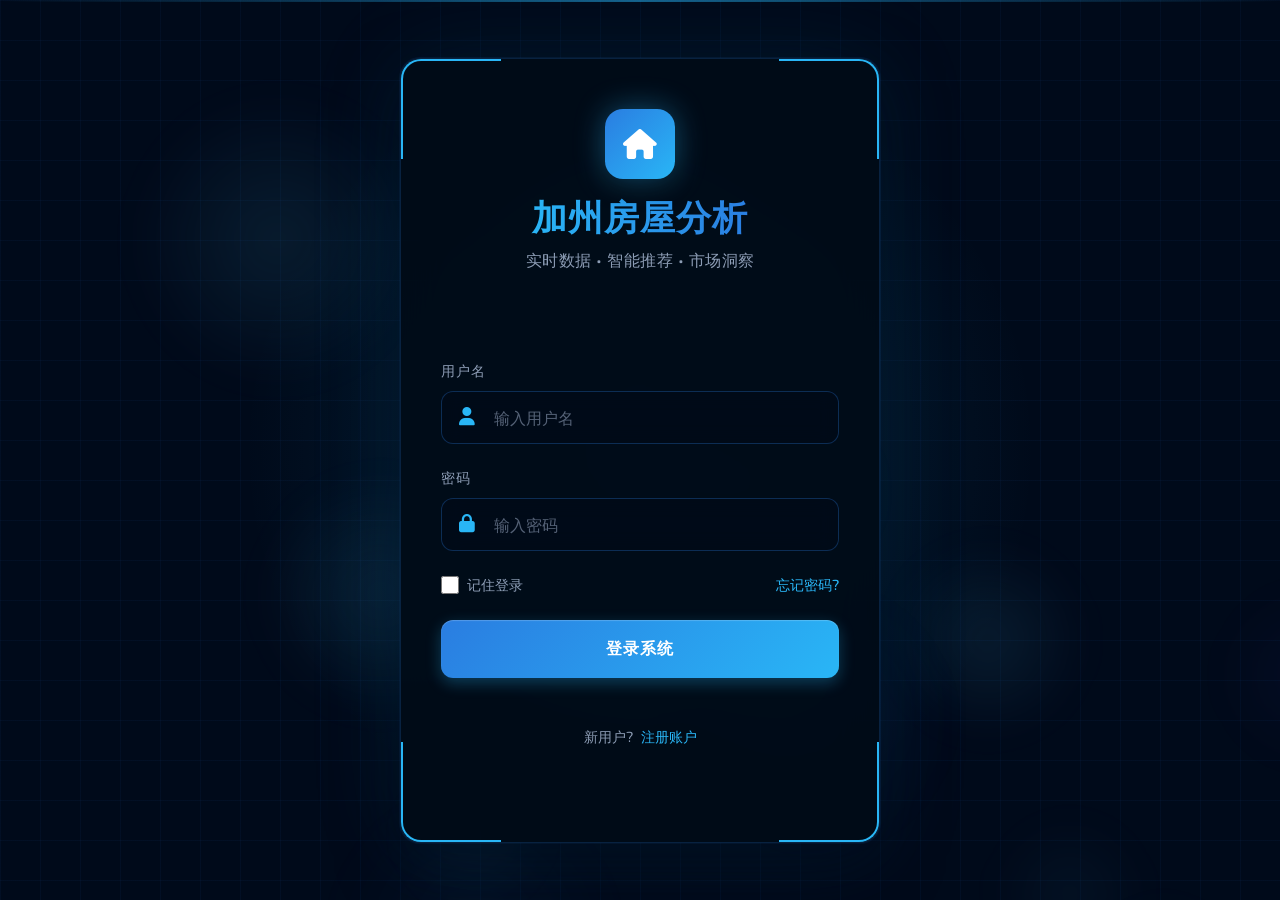
<file: springboot-api/src/main/resources/templates/login.html>
<!DOCTYPE html>
<html lang="zh-CN">

<head>
    <meta charset="UTF-8">
    <meta name="viewport" content="width=device-width, initial-scale=1.0">
    <title>加州房屋市场分析平台</title>
    <link rel="stylesheet" href="https://cdnjs.cloudflare.com/ajax/libs/font-awesome/6.4.0/css/all.min.css">
    <link
            href="https://fonts.googleapis.com/css2?family=Orbitron:wght@400;500;600;700&family=Exo+2:wght@300;400;500;600&display=swap"
            rel="stylesheet">
    <style>
        * {
            margin: 0;
            padding: 0;
            box-sizing: border-box;
            font-family: 'Exo 2', 'Segoe UI', 'Microsoft YaHei', sans-serif;
        }

        :root {
            --primary: #2a7de1;
            --secondary: #4fc3f7;
            --accent: #29b6f6;
            --dark-bg: #000a1a;
            --dark-layer: rgba(0, 12, 24, 0.95);
            --text-light: #e3f2fd;
            --text-muted: #8c9db5;
            --success: #4caf50;
            --error: #f44336;
        }

        body {
            min-height: 100vh;
            background: var(--dark-bg);
            color: var(--text-light);
            overflow: hidden;
            position: relative;
            display: flex;
            align-items: center;
            justify-content: center;
        }

        /* 动态背景效果 */
        .background-animation {
            position: absolute;
            width: 100%;
            height: 100%;
            z-index: -1;
            overflow: hidden;
        }

        .grid-lines {
            position: absolute;
            width: 100%;
            height: 100%;
            background-image:
                    linear-gradient(rgba(42, 125, 225, 0.05) 1px, transparent 1px),
                    linear-gradient(90deg, rgba(42, 125, 225, 0.05) 1px, transparent 1px);
            background-size: 40px 40px;
            animation: gridMove 20s linear infinite;
        }

        .floating-shapes {
            position: absolute;
            width: 100%;
            height: 100%;
        }

        .floating-shape {
            position: absolute;
            border-radius: 50%;
            background: radial-gradient(circle, rgba(79, 195, 247, 0.1) 0%, transparent 70%);
            filter: blur(20px);
            animation: floatShape 20s ease-in-out infinite;
        }

        .glow-center {
            position: absolute;
            width: 800px;
            height: 800px;
            border-radius: 50%;
            background: radial-gradient(circle, rgba(41, 182, 246, 0.15) 0%, transparent 70%);
            top: 50%;
            left: 50%;
            transform: translate(-50%, -50%);
            animation: glowPulse 8s ease-in-out infinite;
        }

        /* 主容器 */
        .auth-container {
            width: 480px;
            background: var(--dark-layer);
            backdrop-filter: blur(20px);
            border-radius: 20px;
            padding: 50px 40px;
            box-shadow:
                    0 20px 60px rgba(0, 10, 26, 0.5),
                    0 0 0 1px rgba(42, 125, 225, 0.1),
                    0 0 100px rgba(41, 182, 246, 0.1);
            position: relative;
            overflow: visible;
            z-index: 10;
            border: 1px solid rgba(42, 125, 225, 0.2);
        }

        /* 装饰性元素 */
        .decorative-corner {
            position: absolute;
            width: 100px;
            height: 100px;
        }

        .corner-top-left {
            top: 0;
            left: 0;
            border-top: 2px solid var(--accent);
            border-left: 2px solid var(--accent);
            border-top-left-radius: 20px;
        }

        .corner-top-right {
            top: 0;
            right: 0;
            border-top: 2px solid var(--accent);
            border-right: 2px solid var(--accent);
            border-top-right-radius: 20px;
        }

        .corner-bottom-left {
            bottom: 0;
            left: 0;
            border-bottom: 2px solid var(--accent);
            border-left: 2px solid var(--accent);
            border-bottom-left-radius: 20px;
        }

        .corner-bottom-right {
            bottom: 0;
            right: 0;
            border-bottom: 2px solid var(--accent);
            border-right: 2px solid var(--accent);
            border-bottom-right-radius: 20px;
        }

        /* 头部 */
        .auth-header {
            text-align: center;
            margin-bottom: 40px;
            position: relative;
        }

        .logo {
            margin-bottom: 20px;
            position: relative;
            display: inline-block;
        }

        .logo-icon {
            width: 70px;
            height: 70px;
            background: linear-gradient(135deg, var(--primary), var(--accent));
            border-radius: 18px;
            display: flex;
            align-items: center;
            justify-content: center;
            margin: 0 auto 15px;
            font-size: 30px;
            color: white;
            box-shadow:
                    0 0 30px rgba(41, 182, 246, 0.4),
                    0 10px 20px rgba(0, 0, 0, 0.3);
            position: relative;
            overflow: hidden;
        }

        .logo-icon::before {
            content: '';
            position: absolute;
            width: 100%;
            height: 100%;
            background: linear-gradient(45deg, transparent, rgba(255, 255, 255, 0.2), transparent);
            transform: translateX(-100%);
            animation: shine 3s ease-in-out infinite;
        }

        .logo h1 {
            font-size: 2.2rem;
            font-weight: 700;
            letter-spacing: 1px;
            font-family: 'Orbitron', sans-serif;
            background: linear-gradient(to right, var(--accent), var(--primary));
            -webkit-background-clip: text;
            -webkit-text-fill-color: transparent;
            margin-bottom: 8px;
        }

        .tagline {
            font-size: 1rem;
            color: var(--text-muted);
            font-weight: 400;
            letter-spacing: 0.5px;
        }

        /* 表单样式 - 统一登录和注册表单间距 */
        .auth-form {
            margin-top: 30px;
        }

        /* 核心：统一所有表单组间距为25px */
        .form-group {
            margin-bottom: 25px;
            position: relative;
        }

        .form-group label {
            display: block;
            margin-bottom: 10px;
            font-size: 0.9rem;
            color: var(--text-muted);
            font-weight: 500;
            text-transform: uppercase;
            letter-spacing: 1px;
        }

        .input-container {
            position: relative;
        }

        .input-container i {
            position: absolute;
            left: 18px;
            top: 50%;
            transform: translateY(-50%);
            color: var(--accent);
            font-size: 18px;
            z-index: 2;
            transition: all 0.3s ease;
        }

        .input-container input {
            width: 100%;
            padding: 16px 20px 16px 52px;
            border: 1px solid rgba(42, 125, 225, 0.3);
            background: rgba(0, 10, 26, 0.6);
            border-radius: 12px;
            color: var(--text-light);
            font-size: 16px;
            transition: all 0.3s ease;
            position: relative;
            z-index: 1;
            backdrop-filter: blur(10px);
        }

        .input-container input::placeholder {
            color: rgba(140, 157, 181, 0.6);
        }

        .input-container input:focus {
            border-color: var(--accent);
            outline: none;
            background: rgba(0, 10, 26, 0.8);
            box-shadow:
                    0 0 0 3px rgba(41, 182, 246, 0.1),
                    0 5px 20px rgba(41, 182, 246, 0.2);
            transform: translateY(-1px);
        }

        .input-container input:focus+i {
            color: var(--secondary);
            transform: translateY(-50%) scale(1.1);
        }

        /* 记住我与忘记密码 */
        .form-options {
            display: flex;
            justify-content: space-between;
            align-items: center;
            margin-bottom: 25px;
            font-size: 0.9rem;
        }

        .remember-me {
            display: flex;
            align-items: center;
            gap: 8px;
            cursor: pointer;
        }

        .remember-me input[type="checkbox"] {
            width: 18px;
            height: 18px;
            accent-color: var(--primary);
            cursor: pointer;
        }

        .remember-me label {
            color: var(--text-muted);
            cursor: pointer;
            transition: color 0.3s ease;
        }

        .remember-me:hover label {
            color: var(--text-light);
        }

        .forgot-password {
            color: var(--accent);
            text-decoration: none;
            transition: all 0.3s ease;
            font-weight: 500;
            position: relative;
        }

        .forgot-password::after {
            content: '';
            position: absolute;
            bottom: -2px;
            left: 0;
            width: 0;
            height: 1px;
            background: var(--accent);
            transition: width 0.3s ease;
        }

        .forgot-password:hover::after {
            width: 100%;
        }

        /* 服务条款链接样式 */
        .terms-link {
            color: var(--accent) !important;
            margin-left: 5px;
            text-decoration: none;
        }

        .terms-link:hover {
            text-decoration: underline;
        }

        /* 错误消息样式 */
        .err_msg {
            color: var(--error);
            font-size: 0.85rem;
            margin-top: 5px;
            display: block;
            opacity: 0;
            transition: opacity 0.3s ease;
        }

        .err_msg.show {
            opacity: 1;
            display: block;
        }

        /* 统一按钮样式 */
        .auth-btn {
            width: 100%;
            padding: 18px;
            background: linear-gradient(135deg, var(--primary), var(--accent));
            border: none;
            border-radius: 12px;
            color: white;
            font-size: 16px;
            font-weight: 600;
            cursor: pointer;
            transition: all 0.3s ease;
            margin-bottom: 25px;
            position: relative;
            overflow: hidden;
            letter-spacing: 1px;
            font-family: 'Orbitron', sans-serif;
            box-shadow:
                    0 5px 15px rgba(41, 182, 246, 0.3),
                    inset 0 1px 1px rgba(255, 255, 255, 0.2);
        }

        /* 注册按钮使用相同的样式，但为了区分保留不同的类名 */
        .register-btn {
            width: 100%;
            padding: 18px;
            background: linear-gradient(135deg, var(--accent), var(--secondary));
            border: none;
            border-radius: 12px;
            color: white;
            font-size: 16px;
            font-weight: 600;
            cursor: pointer;
            transition: all 0.3s ease;
            margin-bottom: 25px;
            position: relative;
            overflow: hidden;
            letter-spacing: 1px;
            font-family: 'Orbitron', sans-serif;
            box-shadow:
                    0 5px 15px rgba(41, 182, 246, 0.3),
                    inset 0 1px 1px rgba(255, 255, 255, 0.2);
        }

        /* 按钮动画效果 - 统一 */
        .auth-btn::before,
        .register-btn::before {
            content: '';
            position: absolute;
            top: 0;
            left: -100%;
            width: 100%;
            height: 100%;
            background: linear-gradient(90deg, transparent, rgba(255, 255, 255, 0.2), transparent);
            transition: 0.5s;
        }

        .auth-btn:hover,
        .register-btn:hover {
            transform: translateY(-2px);
            box-shadow:
                    0 10px 25px rgba(41, 182, 246, 0.4),
                    inset 0 1px 1px rgba(255, 255, 255, 0.3);
        }

        .auth-btn:hover::before,
        .register-btn:hover::before {
            left: 100%;
        }

        .auth-btn:active,
        .register-btn:active {
            transform: translateY(0);
        }

        .auth-btn:disabled,
        .register-btn:disabled {
            opacity: 0.7;
            cursor: not-allowed;
            transform: none;
        }

        /* 统一底部链接样式 */
        .auth-footer {
            text-align: center;
            margin-top: 25px;
            color: var(--text-muted);
            font-size: 0.9rem;
        }

        .auth-footer a {
            color: var(--accent);
            text-decoration: none;
            font-weight: 500;
            margin-left: 5px;
            transition: all 0.3s ease;
            position: relative;
            cursor: pointer;
        }

        .auth-footer a::after {
            content: '';
            position: absolute;
            bottom: -2px;
            left: 0;
            width: 0;
            height: 1px;
            background: var(--accent);
            transition: width 0.3s ease;
        }

        .auth-footer a:hover::after {
            width: 100%;
        }

        /* 移除单独的底部链接样式 */
        .register-footer-link {
            display: none !important;
        }

        /* 扫描线效果 */
        .scan-line {
            position: absolute;
            top: 0;
            left: 0;
            width: 100%;
            height: 2px;
            background: linear-gradient(90deg, transparent, var(--accent), transparent);
            animation: scan 3s linear infinite;
            opacity: 0.5;
            z-index: 5;
        }

        /* 表单切换动画 */
        .form-content {
            position: relative;
            min-height: 460px;
            overflow: visible;
        }

        .form-page {
            position: absolute;
            top: 0;
            left: 0;
            width: 100%;
            opacity: 0;
            visibility: hidden;
            transform: translateX(50px);
            transition: all 0.5s cubic-bezier(0.4, 0, 0.2, 1);
        }

        .form-page.active {
            opacity: 1;
            visibility: visible;
            transform: translateX(0);
        }

        .form-page.hiding {
            opacity: 0;
            visibility: hidden;
            transform: translateX(-50px);
        }

        /* 动画 */
        @keyframes gridMove {
            0% {
                transform: translate(0, 0);
            }

            100% {
                transform: translate(40px, 40px);
            }
        }

        @keyframes floatShape {

            0%,
            100% {
                transform: translate(0, 0);
            }

            33% {
                transform: translate(100px, 100px);
            }

            66% {
                transform: translate(-100px, -100px);
            }
        }

        @keyframes glowPulse {

            0%,
            100% {
                opacity: 0.3;
                transform: translate(-50%, -50%) scale(1);
            }

            50% {
                opacity: 0.5;
                transform: translate(-50%, -50%) scale(1.1);
            }
        }

        @keyframes shine {

            0%,
            100% {
                transform: translateX(-100%);
            }

            50% {
                transform: translateX(100%);
            }
        }

        @keyframes scan {
            0% {
                top: 0;
            }

            100% {
                top: 100%;
            }
        }

        /* 响应式设计 */
        @media (max-width: 768px) {
            .auth-container {
                width: 90%;
                max-width: 400px;
                padding: 40px 30px;
                margin: 20px;
            }

            .logo h1 {
                font-size: 1.8rem;
            }

            .tagline {
                font-size: 0.9rem;
            }

            .form-content {
                min-height: 500px;
            }
        }

        @media (max-width: 480px) {
            .auth-container {
                padding: 30px 20px;
            }

            .logo-icon {
                width: 60px;
                height: 60px;
                font-size: 25px;
            }

            .logo h1 {
                font-size: 1.6rem;
            }

            .form-options {
                flex-direction: column;
                gap: 15px;
                align-items: flex-start;
            }

            .form-content {
                min-height: 520px;
            }
        }
    </style>
</head>

<body>
<!-- 动态背景 -->
<div class="background-animation">
    <div class="grid-lines"></div>
    <div class="glow-center"></div>
    <div class="floating-shapes">
        <div class="floating-shape" style="width: 300px; height: 300px; top: 10%; left: 10%; animation-delay: 0s;">
        </div>
        <div class="floating-shape" style="width: 200px; height: 200px; top: 60%; right: 15%; animation-delay: -5s;">
        </div>
        <div class="floating-shape" style="width: 250px; height: 250px; bottom: 20%; left: 20%; animation-delay: -10s;">
        </div>
    </div>
</div>

<!-- 扫描线 -->
<div class="scan-line"></div>

<!-- 主容器 -->
<div class="auth-container">
    <!-- 装饰性角标 -->
    <div class="decorative-corner corner-top-left"></div>
    <div class="decorative-corner corner-top-right"></div>
    <div class="decorative-corner corner-bottom-left"></div>
    <div class="decorative-corner corner-bottom-right"></div>

    <!-- 头部 -->
    <div class="auth-header">
        <div class="logo">
            <div class="logo-icon">
                <i class="fas fa-home"></i>
            </div>
            <h1 id="pageTitle">加州房屋分析</h1>
            <p class="tagline" id="pageTagline">实时数据 • 智能推荐 • 市场洞察</p>
        </div>
    </div>

    <!-- 表单内容 -->
    <div class="form-content">
        <!-- 登录表单 -->
        <form class="auth-form form-page active" id="loginForm">
            <div class="form-group">
                <label for="loginUsername">用户名</label>
                <div class="input-container">
                    <i class="fas fa-user"></i>
                    <input type="text" id="loginUsername" placeholder="输入用户名" required>
                </div>
            </div>

            <div class="form-group">
                <label for="loginPassword">密码</label>
                <div class="input-container">
                    <i class="fas fa-lock"></i>
                    <input type="password" id="loginPassword" placeholder="输入密码" required>
                </div>
            </div>

            <div class="form-options">
                <div class="remember-me">
                    <input type="checkbox" id="remember">
                    <label for="remember">记住登录</label>
                </div>
                <a href="#" class="forgot-password" id="forgotPassword">忘记密码?</a>
            </div>

            <button type="submit" class="auth-btn">
                <span id="loginBtnText">登录系统</span>
            </button>

            <div class="auth-footer">
                新用户? <a href="#" id="switchToRegister">注册账户</a>
            </div>
        </form>

        <!-- 注册表单 - 统一间距结构 -->
        <form class="auth-form form-page" id="registerForm">
            <!-- 用户名组 -->
            <div class="form-group">
                <label for="registerUsername">用户名</label>
                <div class="input-container">
                    <i class="fas fa-user"></i>
                    <input type="text" id="registerUsername" placeholder="输入用户名（3-16位字母数字）" required>
                </div>
                <span id="username_err" class="err_msg">用户名应为3-16位字母数字组合</span>
            </div>

            <!-- 密码组 -->
            <div class="form-group">
                <label for="registerPassword">密码</label>
                <div class="input-container">
                    <i class="fas fa-lock"></i>
                    <input type="password" id="registerPassword" placeholder="输入密码（至少8位）" required>
                </div>
                <span id="password_err" class="err_msg">密码至少8位，包含字母和数字</span>
            </div>

            <!-- 服务条款组 -->
            <div class="form-options">
                <div class="remember-me">
                    <input type="checkbox" id="terms">
                    <label for="terms">我已阅读并同意<a href="#" class="terms-link">服务条款</a></label>
                </div>
                <span id="terms_err" class="err_msg" style="position: absolute; left: 0; bottom: -22px; width: 100%;">请同意服务条款</span>
            </div>

            <button type="submit" class="register-btn">
                <span id="registerBtnText">注册账户</span>
            </button>

            <!-- 使用统一的auth-footer样式 -->
            <div class="auth-footer">
                已有账号？<a href="#" id="switchToLoginText">返回登录</a>
            </div>
        </form>
    </div>
</div>

<script>
    // 创建浮动形状
    function createFloatingShapes() {
        const container = document.querySelector('.floating-shapes');
        const shapeCount = 8;

        for (let i = 0; i < shapeCount; i++) {
            const shape = document.createElement('div');
            shape.className = 'floating-shape';

            const size = Math.random() * 200 + 100;
            shape.style.width = `${size}px`;
            shape.style.height = `${size}px`;
            shape.style.left = `${Math.random() * 100}%`;
            shape.style.top = `${Math.random() * 100}%`;

            const hue = Math.floor(Math.random() * 60) + 190;
            shape.style.background = `radial-gradient(circle, hsla(${hue}, 80%, 60%, 0.05) 0%, transparent 70%)`;

            const delay = Math.random() * -20;
            shape.style.animationDelay = `${delay}s`;

            container.appendChild(shape);
        }
    }

    // 表单切换功能
    function setupFormSwitching() {
        const loginForm = document.getElementById('loginForm');
        const registerForm = document.getElementById('registerForm');
        const pageTitle = document.getElementById('pageTitle');
        const pageTagline = document.getElementById('pageTagline');

        // 注册跳转
        document.getElementById('switchToRegister').addEventListener('click', function (e) {
            e.preventDefault();
            switchToRegister();
        });

        // 返回登录（使用统一的auth-footer中的链接）
        document.getElementById('switchToLoginText').addEventListener('click', function (e) {
            e.preventDefault();
            switchToLogin();
        });

        // 切换到注册表单
        function switchToRegister() {
            loginForm.classList.remove('active');
            loginForm.classList.add('hiding');
            setTimeout(() => {
                loginForm.classList.remove('hiding');
                registerForm.classList.add('active');
                pageTitle.textContent = '注册账户';
                pageTagline.textContent = '加入我们 • 探索数据 • 发现价值';
            }, 300);
        }

        // 切换到登录表单
        function switchToLogin() {
            registerForm.classList.remove('active');
            registerForm.classList.add('hiding');
            setTimeout(() => {
                registerForm.classList.remove('hiding');
                loginForm.classList.add('active');
                pageTitle.textContent = '加州房屋分析';
                pageTagline.textContent = '实时数据 • 智能推荐 • 市场洞察';
            }, 300);
        }
    }

    // 登录表单处理 - 连接到后端API
    function setupLoginForm() {
        const form = document.getElementById('loginForm');
        const loginBtn = form.querySelector('.auth-btn');
        const loginBtnText = document.getElementById('loginBtnText');

        form.addEventListener('submit', async function (e) {
            e.preventDefault();

            const username = document.getElementById('loginUsername').value.trim();
            const password = document.getElementById('loginPassword').value;

            if (!username || !password) {
                showNotification('请输入用户名和密码', 'error');
                return;
            }

            // 禁用按钮并显示加载状态
            loginBtn.disabled = true;
            loginBtnText.innerHTML = '<i class="fas fa-spinner fa-spin"></i> 验证中...';

            try {
                // 创建表单数据
                const formData = new URLSearchParams();
                formData.append('username', username);
                formData.append('password', password);

                // 发送登录请求到后端
                const response = await fetch('/api/login', {
                    method: 'POST',
                    headers: {
                        'Content-Type': 'application/x-www-form-urlencoded',
                    },
                    body: formData
                });

                console.log('登录响应状态:', response.status);

                if (!response.ok) {
                    throw new Error(`HTTP错误! 状态码: ${response.status}`);
                }

                const result = await response.json();
                console.log('登录响应数据:', result);

                if (result.success) {
                    showNotification(result.message || '登录成功', 'success');
                    loginBtnText.innerHTML = '<i class="fas fa-check"></i> 登录成功';

                    // 延迟跳转，让用户看到成功消息
                    setTimeout(() => {
                        window.location.href = result.redirectUrl || 'index.html';
                    }, 1000);
                } else {
                    showNotification(result.message || '登录失败', 'error');
                    loginBtnText.innerHTML = '登录系统';
                    loginBtn.disabled = false;
                }

            } catch (error) {
                console.error('登录请求失败:', error);
                showNotification('登录请求失败: ' + error.message, 'error');
                loginBtnText.innerHTML = '登录系统';
                loginBtn.disabled = false;
            }
        });

        // 忘记密码链接
        document.getElementById('forgotPassword').addEventListener('click', function (e) {
            e.preventDefault();
            showNotification('请联系管理员重置密码', 'info');
        });
    }

    // 注册表单验证 - 连接到后端API
    function setupRegisterForm() {
        const form = document.getElementById('registerForm');
        const registerBtn = form.querySelector('.register-btn');
        const registerBtnText = document.getElementById('registerBtnText');

        // 获取错误消息元素
        const usernameErr = document.getElementById('username_err');
        const passwordErr = document.getElementById('password_err');
        const termsErr = document.getElementById('terms_err');

        // 实时验证用户名
        document.getElementById('registerUsername').addEventListener('input', async function() {
            const username = this.value.trim();

            if (!username) {
                usernameErr.textContent = '用户名不能为空';
                usernameErr.classList.add('show');
                return;
            }

            if (!/^[a-zA-Z0-9]{3,16}$/.test(username)) {
                usernameErr.textContent = '用户名应为3-16位字母数字组合';
                usernameErr.classList.add('show');
                return;
            }

            // 检查用户名是否可用
            try {
                const response = await fetch(`/api/checkUsername?username=${encodeURIComponent(username)}`);

                if (!response.ok) {
                    throw new Error(`HTTP错误! 状态码: ${response.status}`);
                }

                const result = await response.json();
                console.log('检查用户名响应:', result);

                if (result.success) {
                    usernameErr.classList.remove('show');
                } else {
                    usernameErr.textContent = result.message || '用户名已存在';
                    usernameErr.classList.add('show');
                }
            } catch (error) {
                console.error('检查用户名失败:', error);
                usernameErr.textContent = '网络错误，请重试';
                usernameErr.classList.add('show');
            }
        });

        // 实时验证密码
        document.getElementById('registerPassword').addEventListener('input', function() {
            const password = this.value;

            if (!/^(?=.*[A-Za-z])(?=.*\d).{8,}$/.test(password)) {
                passwordErr.textContent = '密码至少8位，包含字母和数字';
                passwordErr.classList.add('show');
            } else {
                passwordErr.classList.remove('show');
            }
        });

        // 验证服务条款
        document.getElementById('terms').addEventListener('change', function() {
            if (!this.checked) {
                termsErr.classList.add('show');
            } else {
                termsErr.classList.remove('show');
            }
        });

        // 表单提交处理
        form.addEventListener('submit', async function (e) {
            e.preventDefault();

            const username = document.getElementById('registerUsername').value.trim();
            const password = document.getElementById('registerPassword').value;
            const termsAgreed = document.getElementById('terms').checked;

            // 验证所有字段
            const isUsernameValid = /^[a-zA-Z0-9]{3,16}$/.test(username);
            const isPasswordValid = /^(?=.*[A-Za-z])(?=.*\d).{8,}$/.test(password);

            if (!isUsernameValid) {
                showNotification('请检查用户名格式', 'error');
                return;
            }
            if (!isPasswordValid) {
                showNotification('请检查密码格式', 'error');
                return;
            }
            if (!termsAgreed) {
                showNotification('请同意服务条款', 'error');
                return;
            }

            // 禁用按钮并显示加载状态
            registerBtn.disabled = true;
            registerBtnText.innerHTML = '<i class="fas fa-spinner fa-spin"></i> 注册中...';

            try {
                // 创建表单数据
                const formData = new URLSearchParams();
                formData.append('username', username);
                formData.append('password', password);

                // 发送注册请求到后端
                const response = await fetch('/api/register', {
                    method: 'POST',
                    headers: {
                        'Content-Type': 'application/x-www-form-urlencoded',
                    },
                    body: formData
                });

                console.log('注册响应状态:', response.status);

                if (!response.ok) {
                    throw new Error(`HTTP错误! 状态码: ${response.status}`);
                }

                const result = await response.json();
                console.log('注册响应数据:', result);

                if (result.success) {
                    showNotification(result.message || '注册成功！', 'success');
                    registerBtnText.innerHTML = '<i class="fas fa-check"></i> 注册成功';

                    // 3秒后自动返回登录页面
                    setTimeout(() => {
                        form.reset();
                        // 隐藏错误消息
                        [usernameErr, passwordErr, termsErr].forEach(err => {
                            err.classList.remove('show');
                        });
                        // 自动切换到登录页面
                        switchToLoginAuto();
                        registerBtn.disabled = false;
                        registerBtnText.innerHTML = '注册账户';

                        // 显示额外提示
                        setTimeout(() => {
                            showNotification('请使用新注册的账户登录', 'info');
                        }, 500);
                    }, 2000);
                } else {
                    showNotification(result.message || '注册失败', 'error');
                    registerBtn.disabled = false;
                    registerBtnText.innerHTML = '注册账户';
                }

            } catch (error) {
                console.error('注册请求失败:', error);
                showNotification('注册请求失败: ' + error.message, 'error');
                registerBtn.disabled = false;
                registerBtnText.innerHTML = '注册账户';
            }
        });

        // 自动切换到登录的辅助函数
        function switchToLoginAuto() {
            const registerForm = document.getElementById('registerForm');
            const loginForm = document.getElementById('loginForm');
            const pageTitle = document.getElementById('pageTitle');
            const pageTagline = document.getElementById('pageTagline');

            registerForm.classList.remove('active');
            registerForm.classList.add('hiding');
            setTimeout(() => {
                registerForm.classList.remove('hiding');
                loginForm.classList.add('active');
                pageTitle.textContent = '加州房屋分析';
                pageTagline.textContent = '实时数据 • 智能推荐 • 市场洞察';
            }, 300);
        }
    }

    // 显示通知
    function showNotification(message, type) {
        const existing = document.querySelector('.notification');
        if (existing) existing.remove();

        const notification = document.createElement('div');
        notification.className = `notification ${type}`;
        notification.innerHTML = `
                <i class="fas fa-${type === 'success' ? 'check-circle' : type === 'error' ? 'exclamation-circle' : 'info-circle'}"></i>
                <span>${message}</span>
            `;

        document.body.appendChild(notification);

        if (!document.querySelector('#notificationStyles')) {
            const style = document.createElement('style');
            style.id = 'notificationStyles';
            style.textContent = `
                    .notification {
                        position: fixed;
                        top: 30px;
                        right: 30px;
                        padding: 15px 25px;
                        background: rgba(0, 10, 26, 0.95);
                        border-left: 4px solid var(--accent);
                        border-radius: 8px;
                        color: var(--text-light);
                        font-weight: 500;
                        box-shadow: 0 10px 30px rgba(0, 0, 0, 0.3);
                        z-index: 1000;
                        display: flex;
                        align-items: center;
                        gap: 12px;
                        transform: translateX(400px);
                        transition: transform 0.3s ease;
                        backdrop-filter: blur(10px);
                    }

                    .notification.success {
                        border-left-color: #4caf50;
                    }

                    .notification.error {
                        border-left-color: #f44336;
                    }

                    .notification.info {
                        border-left-color: var(--accent);
                    }

                    .notification i {
                        font-size: 20px;
                    }

                    .notification.success i {
                        color: #4caf50;
                    }

                    .notification.error i {
                        color: #f44336;
                    }

                    .notification.info i {
                        color: var(--accent);
                    }
                `;
            document.head.appendChild(style);
        }

        requestAnimationFrame(() => {
            notification.style.transform = 'translateX(0)';
        });

        setTimeout(() => {
            notification.style.transform = 'translateX(400px)';
            setTimeout(() => notification.remove(), 300);
        }, 3000);
    }

    // 添加输入框焦点效果
    function setupInputEffects() {
        const inputs = document.querySelectorAll('input');
        inputs.forEach(input => {
            input.addEventListener('focus', function () {
                this.parentElement.style.transform = 'translateY(-2px)';
            });

            input.addEventListener('blur', function () {
                this.parentElement.style.transform = 'translateY(0)';
            });
        });
    }

    // 初始化
    document.addEventListener('DOMContentLoaded', function () {
        createFloatingShapes();
        setupFormSwitching(); // 初始化表单切换
        setupLoginForm();
        setupRegisterForm();
        setupInputEffects();
    });
</script>
</body>

</html>
</file>
